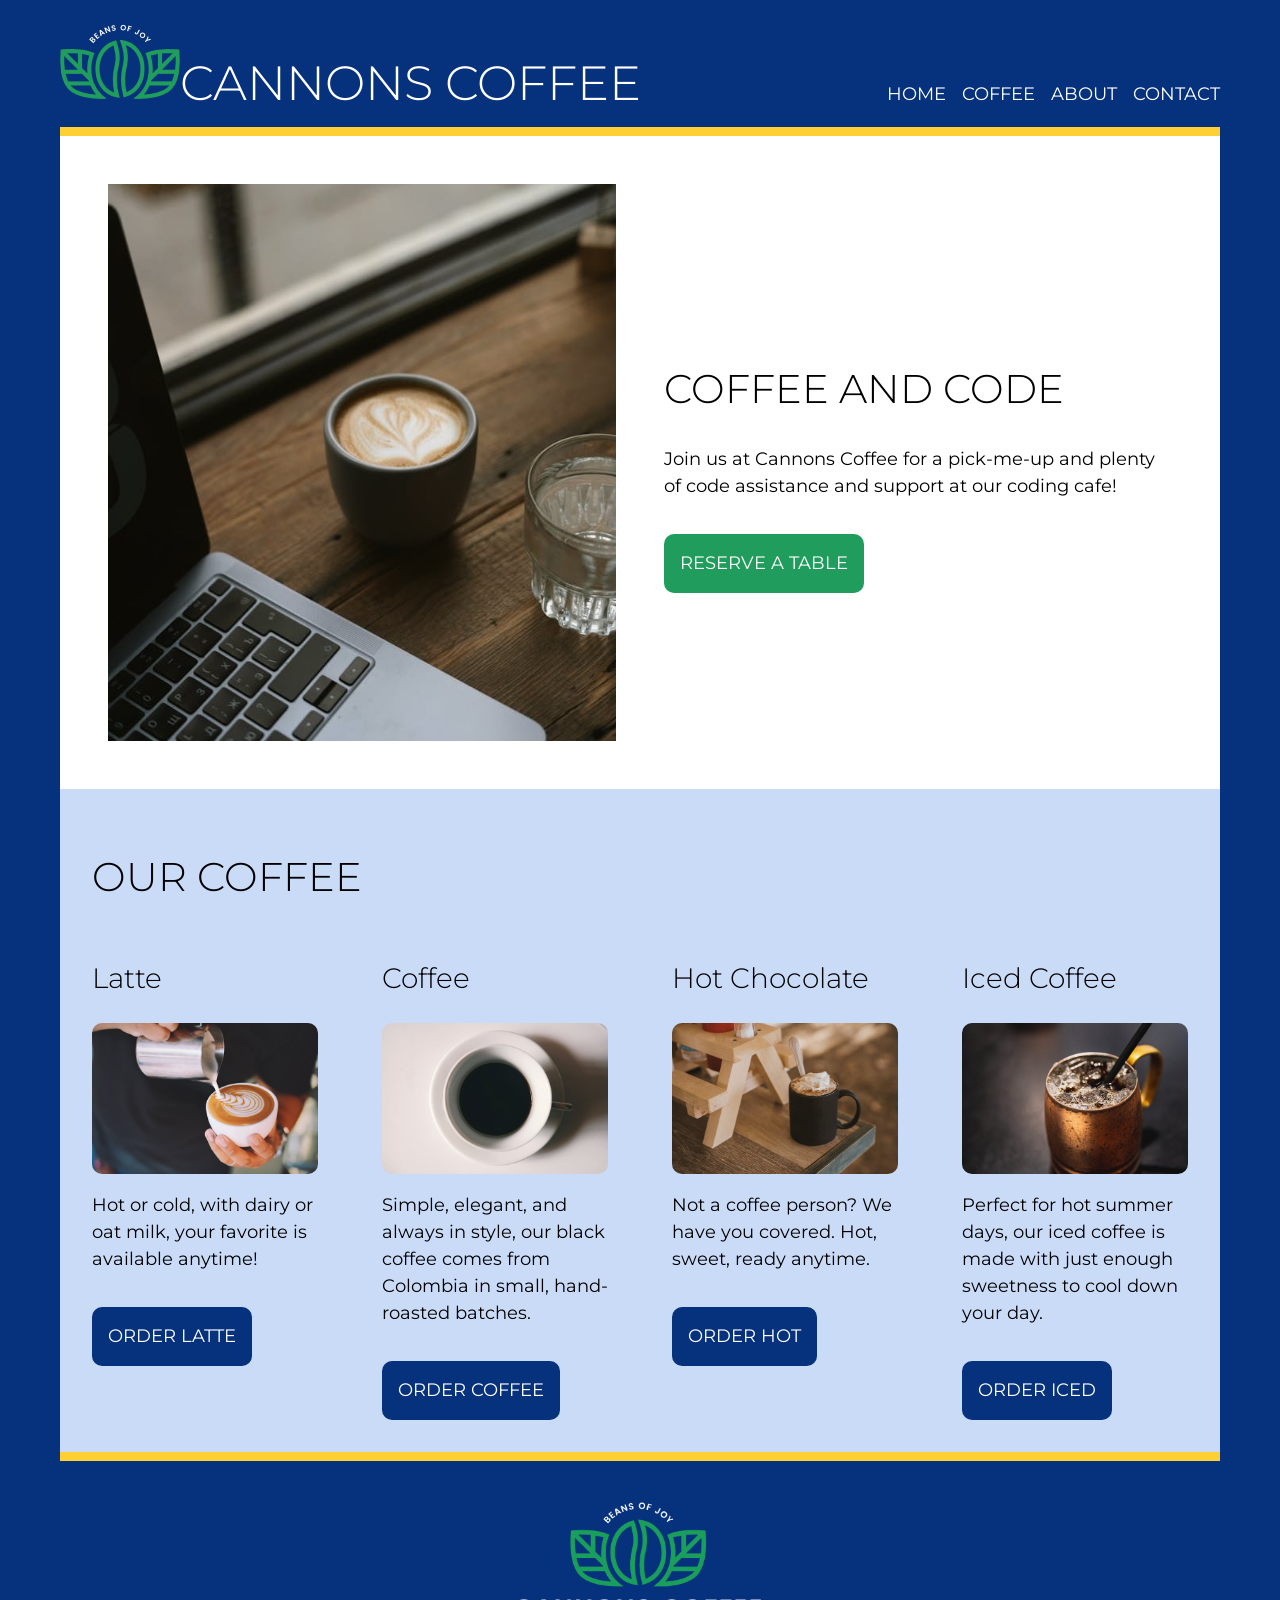
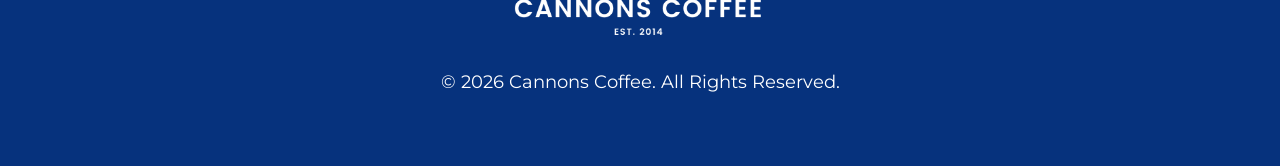
<file: index.html>
<!DOCTYPE html>
<html lang="en">

<head>
    <meta charset="UTF-8">
    <meta name="viewport" content="width=device-width, initial-scale=1.0">
    <title>Document</title>
    <link rel="stylesheet" href="css/styles.css">
</head>

<body>
    <div class="wrapper">
        <header>
            <h1><img src="images/logo-nav.png">Cannons Coffee</h1>
            <nav>
                <ul>
                    <li><a href="index.html">Home</a></li>
                    <li><a href="latte.html">Coffee</a></li>
                    <li><a href="https://chameleoncoffee.com/" target="_blank">About</a></li>
                    <li><a href="mailto:gabrielemilan711@gmail.com">Contact</a></li>
                </ul>
            </nav>
        </header>
        <main>
            <div class="card-container1">
                <div class=" card">
                    <img src="images/coffee-computer.jpg" alt="Laptop with a cup of coffee and a glass of water">
                </div>
                <div class="card">
                    <h2>Coffee and Code</h2>
                    <p>Join us at Cannons Coffee for a pick-me-up and plenty of code assistance and support at our
                        coding cafe!</p>
                    <a href="https://puritycoffee.com/" class="button">Reserve a table</a>
                </div>
            </div>

            <div class="coffee-menu">
                <h2>Our Coffee</h2>
                <div class="card-container2">
                    <div class="card">
                        <h3>Latte</h3>
                        <img src="images/latte.jpg" alt="Latte in a cup">
                        <p>Hot or cold, with dairy or oat milk, your favorite is available anytime!</p>
                        <a href="https://starbucks.com" target="_blank" class="menu-button">Order Latte</a>
                    </div>

                    <div class="card">
                        <h3>Coffee</h3>
                        <img src="images/coffee.jpg" alt="Coffee in a cup">
                        <p>Simple, elegant, and always in style, our black coffee comes from Colombia in small,
                            hand-roasted batches.</p>
                        <a href="https://starbucks.com" target="_blank" class="menu-button">Order Coffee</a>
                    </div>

                    <div class="card">
                        <h3>Hot Chocolate</h3>
                        <img src="images/hotchoc.jpg" alt="Hot chocolate in a cup with whipped cream">
                        <p>Not a coffee person? We have you covered. Hot, sweet, ready anytime.</p>
                        <a href="https://starbucks.com" target="_blank" class="menu-button">Order Hot</a>
                    </div>

                    <div class="card">
                        <h3>Iced Coffee</h3>
                        <img src="images/iced.jpg" alt="Iced coffee in a mug with a straw">
                        <p>Perfect for hot summer days, our iced coffee is made with just enough sweetness to cool down
                            your day.</p>
                        <a href="https://starbucks.com" target="_blank" class="menu-button">Order Iced</a>
                    </div>
                </div>

            </div>
        </main>
        <footer>
            <img src="images/logo-footer.png" alt="Cannons Coffee, Beans of Joy! Est. 2014">
            <p>© 2026 Cannons Coffee. All Rights Reserved.</p>
        </footer>
    </div>
</body>

</html>
</file>
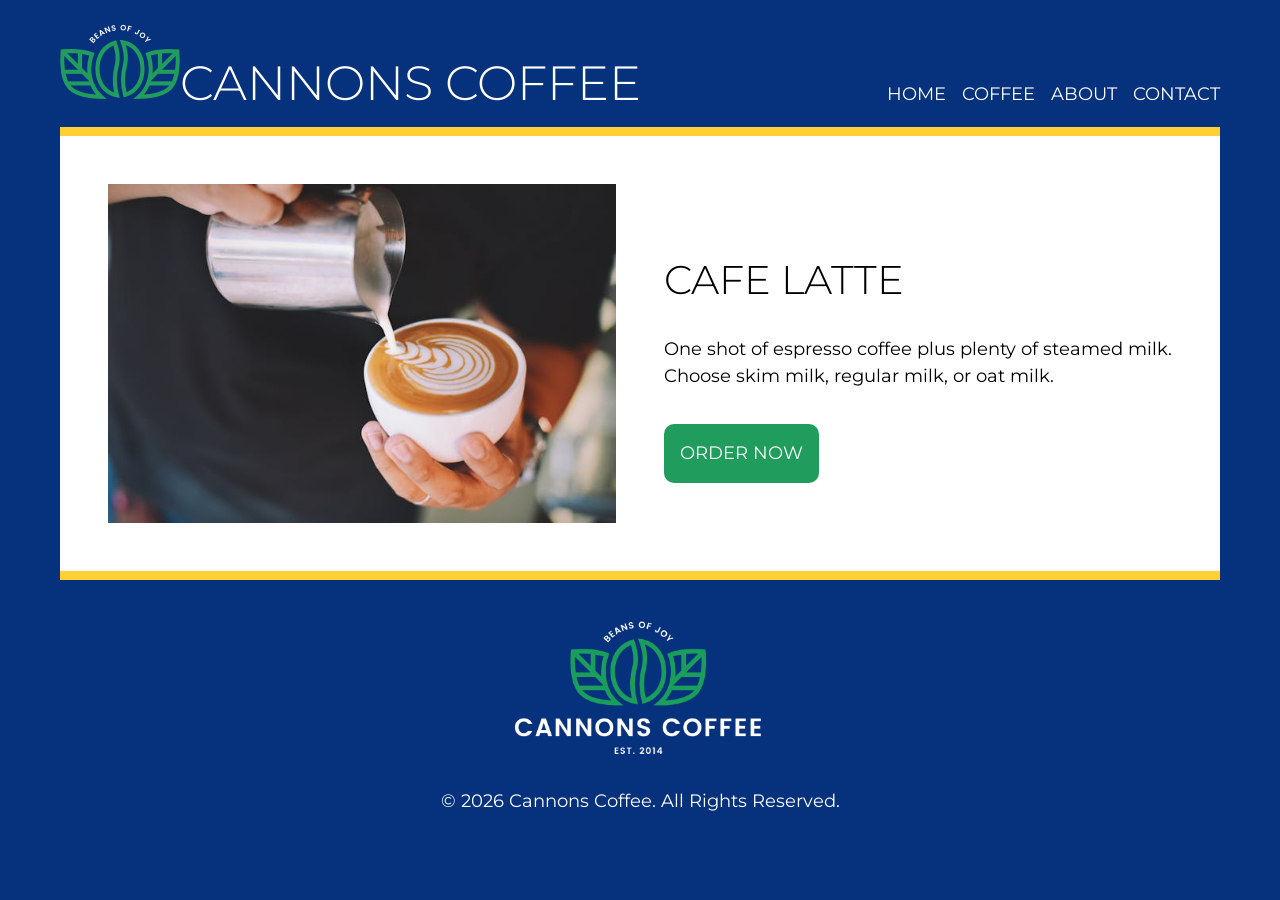
<file: latte.html>
<!DOCTYPE html>
<html lang="en">

<head>
    <meta charset="UTF-8">
    <meta name="viewport" content="width=device-width, initial-scale=1.0">
    <title>Document</title>
    <link rel="stylesheet" href="css/styles.css">
</head>

<body>
    <div class="wrapper">
        <header>
            <h1><img src="images/logo-nav.png">Cannons Coffee</h1>
            <nav>
                <ul>
                    <li><a href="index.html">Home</a></li>
                    <li><a href="latte.html">Coffee</a></li>
                    <li><a href="https://chameleoncoffee.com/" target="_blank">About</a></li>
                    <li><a href="mailto:gabrielemilan711@gmail.com">Contact</a></li>
                </ul>
            </nav>
        </header>
        <main>
            <div class="card-container1">
                <div class=" card">
                    <img src="images/latte.jpg" alt="Coffee in a cup">
                </div>
                <div class="card">
                    <h2>Cafe Latte</h2>
                    <p>One shot of espresso coffee plus plenty of steamed milk. Choose skim milk, regular milk, or oat milk.</p>
                    <a href="https://puritycoffee.com/" class="button">Order Now</a>
                </div>


            </div>
            <footer>
                <img src="images/logo-footer.png" alt="Cannons Coffee, Beans of Joy! Est. 2014">
                <p>© 2026 Cannons Coffee. All Rights Reserved.</p>
            </footer>
    </div>
</body>

</html>
</file>
<file: css/styles.css>
@import url('https://fonts.googleapis.com/css2?family=Montserrat:ital,wght@0,100..900;1,100..900&display=swap');

:root {
  --black: #000;
  --catalina: #06327d;
  --blue: #2b70e4;
  --veg: #209d5c;
  --sunglow: #ffd034;
  --white: #fff;
  --lightblue: #cadbf8;

  --font-main: Montserrat;
}

/* BASIC FORMATTING */
html {
  box-sizing: border-box;
}

*,
*:before,
*:after {
  box-sizing: inherit;
}

body {
  font-family: var(--font-main), sans-serif;
  font-size: 1.125rem;
  line-height: 1.5;
  color: var(--black);
  background-color: var(--catalina);
  margin: 0;
  padding: 0;
}

.wrapper {
  max-width: 1200px;
  padding: 20px;
  margin: 0 auto;
}

h1 {
  color: var(--white);
  font-family: var(--font-main), sans-serif;
  font-size: 3rem;
  line-height: 1.1667;
  font-weight: 300;
  text-transform: uppercase;
  margin: 0;
  text-align: center;
  display: inline;
}

h2 {
  font-size: 2.5rem;
  line-height: 1.1667;
  font-weight: 300;
  text-transform: uppercase;
}

h3 {
  font-size: 1.75rem;
  line-height: 1.1667;
  font-weight: 300;
}

.button {
  background-color: var(--veg);
  color: var(--white);
  border-radius: 10px;
  padding: 1rem;
  text-decoration: none;
  text-transform: uppercase;
  display: inline-block;
  margin-top: 1rem;
}

header {
  display: flex;
  flex-flow: row wrap;
  justify-content: center;
  border-bottom: solid 9px var(--sunglow);
  align-items: center;
  padding-bottom: 1rem;
}

nav ul {
  list-style-type: none;
  text-transform: uppercase;
  gap: 1rem;
  display: flex;
  flex-flow: row wrap;
  margin: 0;
  padding: 0;
  justify-content: center;
}

nav a {
  color: var(--white);
  text-decoration: none;
  text-transform: uppercase;
}


.card-container1 {
  display: grid;
grid-template-columns: 1fr 1fr;
padding: 3rem;
gap: 3rem;
background-color: var(--white);
align-items: center;
}

.card img {
  max-width: 100%;
  height: auto;
  display: block;
}

.card-container2 {
  display: grid;
  gap: 4rem;
}

.card-container2 img {
 border-radius: 10px;
}

.coffee-menu {
  background-color: var(--lightblue);
  padding: 2rem;
}

.menu-button {
  background-color: var(--catalina);
  color: var(--white);
  border-radius: 10px;
  padding: 1rem;
  text-decoration: none;
  text-transform: uppercase;
  display: inline-block;
  margin-top: 1rem;
}

footer img {
  max-height: 150px;
  width: auto;
}

 footer {
  justify-content: center;
  text-align: center;
  padding: 2rem;
  color: var(--white);
  border-top: solid 9px var(--sunglow);
}



@media (min-width: 650px) {
  .card-container2 {
    grid-template-columns: 1fr 1fr;
  gap: 4rem;
}
}

@media (min-width: 1000px) {

 header {
  justify-content: space-between;
  align-items: baseline;
 }

.card-container2 {
    grid-template-columns: 1fr 1fr 1fr 1fr;
  gap: 4rem;
}
}
</file>
